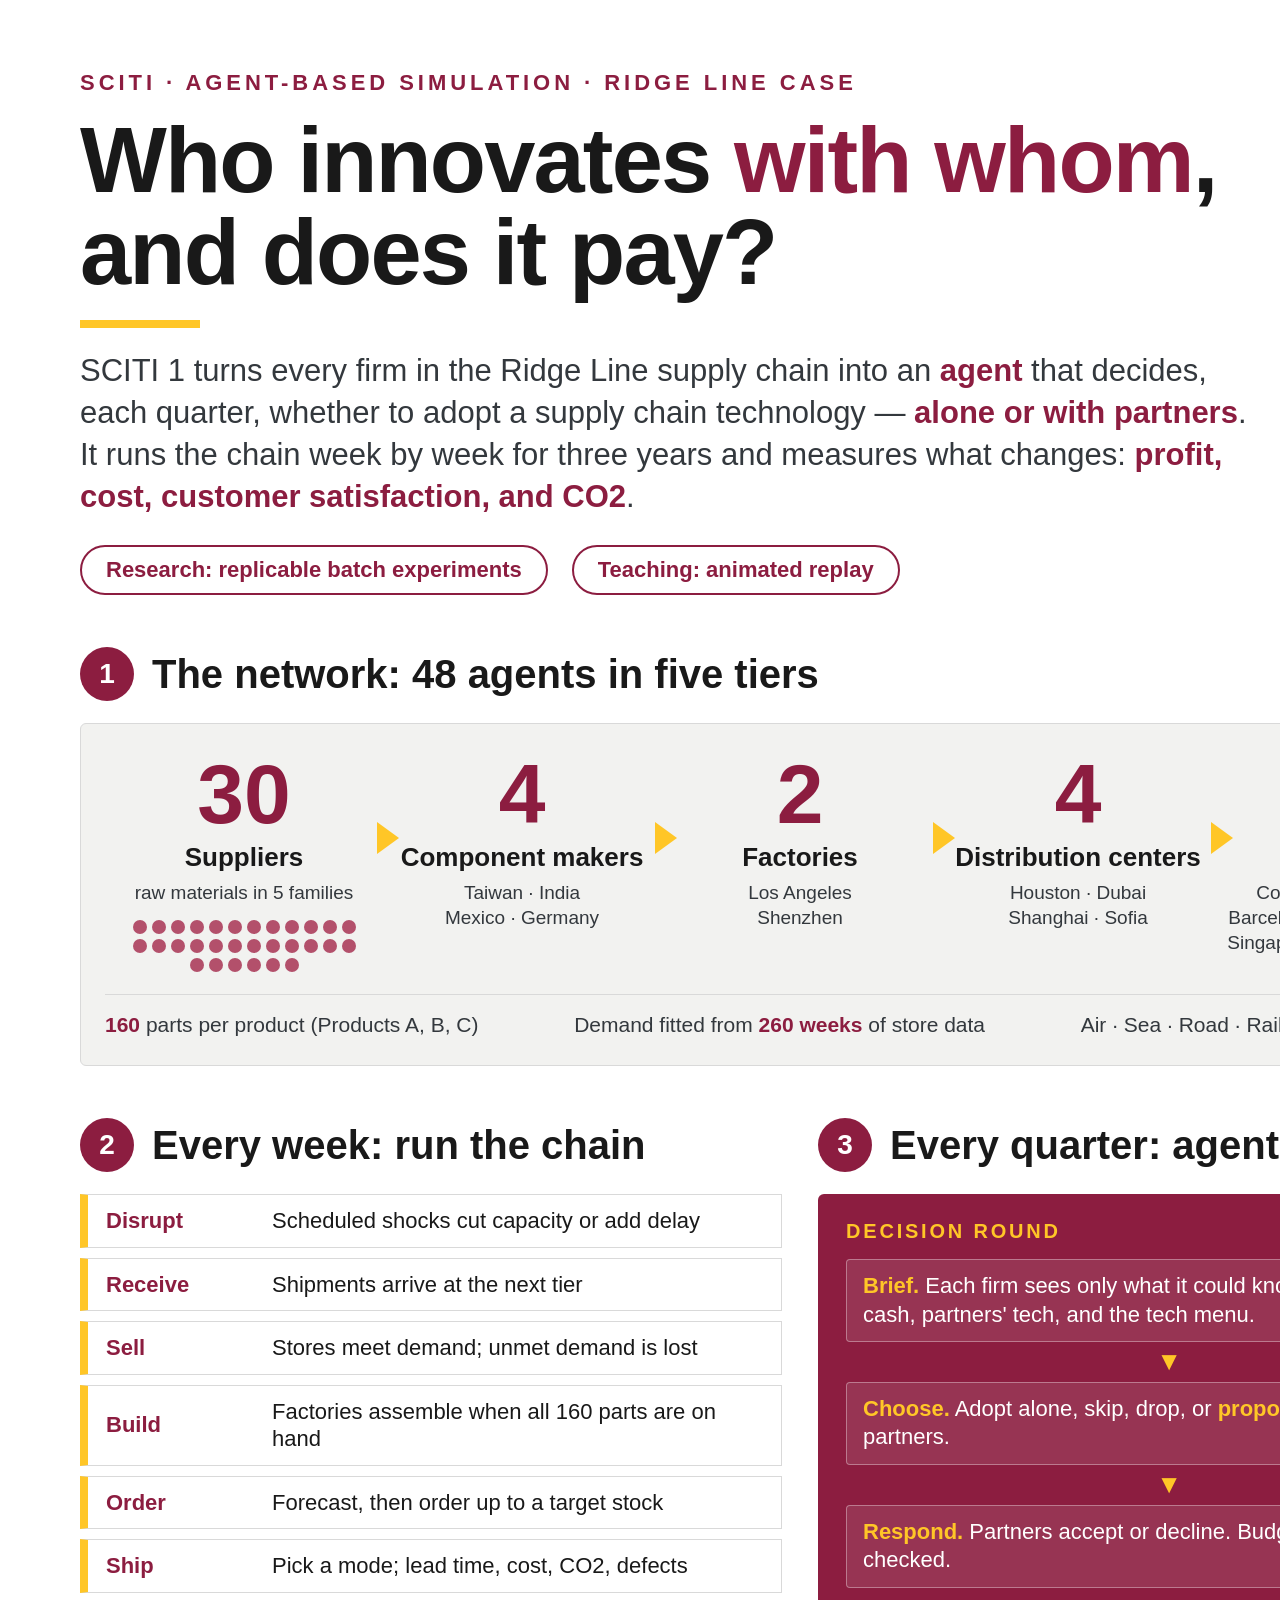
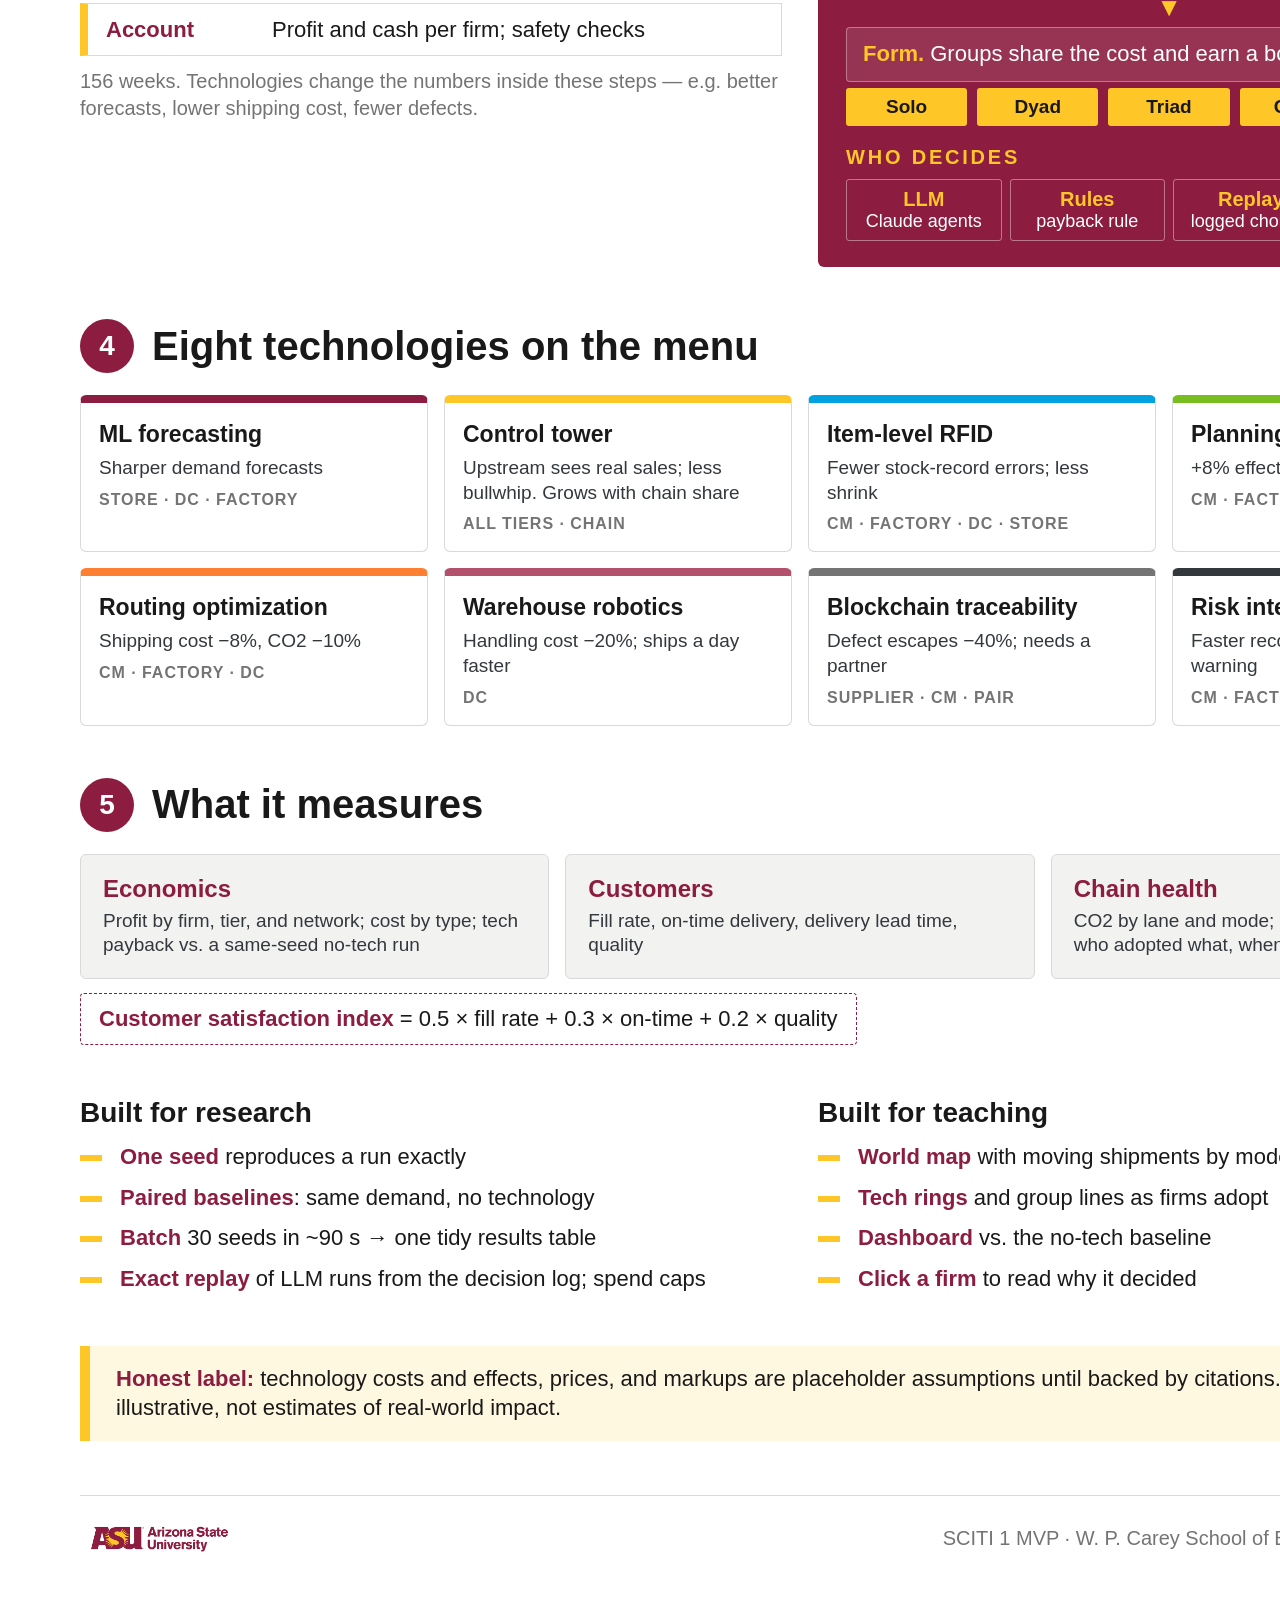
<file: docs/sciti2/infographic/infographic.html>
<!doctype html>
<html><head><meta charset="utf-8"><title>SCITI 1 infographic</title>
<style>
:root{--m:#8C1D40;--ms:#b3506b;--g:#FFC627;--k:#191919;--ink:#33383d;--gray:#747474;--lt:#E8E8E8;--rule:#d9d9d9;--panel:#f2f2f0;
--green:#78BE20;--orange:#FF7F32;--blue:#00A3E0;}
*{box-sizing:border-box;margin:0;padding:0}
body{width:1600px;height:3200px;font-family:Arial,"Helvetica Neue",Helvetica,sans-serif;color:var(--k);background:#fff;position:relative;overflow:hidden}
.pad{padding:70px 80px 0}
.pitch{position:absolute;right:-30px;top:40px;height:430px;opacity:.95}
.eyebrow{font-size:22px;font-weight:700;letter-spacing:.18em;text-transform:uppercase;color:var(--m)}
h1{font-size:92px;line-height:1;letter-spacing:-.02em;margin:18px 0 12px}
h1 em{font-style:normal;color:var(--m)}
.bar{width:120px;height:8px;background:var(--g);margin:22px 0}
.lede{font-size:31px;line-height:1.35;max-width:1180px;color:var(--ink)}
.lede b{color:var(--m)}
.uses{display:flex;gap:24px;margin-top:28px}
.chip{border:2px solid var(--m);border-radius:40px;padding:10px 24px;font-size:22px;font-weight:700;color:var(--m)}
h2{display:flex;align-items:center;gap:18px;font-size:40px;margin:0 0 22px}
h2 .n{width:54px;height:54px;border-radius:50%;background:var(--m);color:#fff;font-size:28px;display:flex;align-items:center;justify-content:center;flex:none}
section{margin-top:52px}
.net{background:var(--panel);border:1px solid var(--rule);border-radius:6px;padding:28px 24px}
.tiers{display:grid;grid-template-columns:repeat(5,1fr);gap:0;align-items:stretch}
.tier{text-align:center;position:relative;padding:0 10px}
.tier:not(:last-child)::after{content:"";position:absolute;right:-16px;top:70px;border-left:22px solid var(--g);border-top:16px solid transparent;border-bottom:16px solid transparent}
.big{font-size:84px;font-weight:700;color:var(--m);line-height:1}
.tn{font-size:26px;font-weight:700;margin-top:6px}
.tc{font-size:19px;color:var(--ink);margin-top:8px;line-height:1.3}
.dots{display:flex;flex-wrap:wrap;justify-content:center;gap:5px;margin:14px auto 0;max-width:230px}
.dots i{width:14px;height:14px;border-radius:50%;background:var(--ms);display:block}
.flowrow{display:flex;justify-content:space-between;margin-top:22px;font-size:21px;color:var(--ink);border-top:1px solid var(--rule);padding-top:18px}
.flowrow b{color:var(--m)}
.two{display:grid;grid-template-columns:1fr 1fr;gap:36px}
.loop{display:grid;grid-template-columns:1fr;gap:10px}
.step{display:flex;align-items:center;gap:16px;background:#fff;border:1px solid var(--rule);border-left:8px solid var(--g);padding:12px 18px;font-size:22px;line-height:1.25}
.step b{color:var(--m);min-width:150px}
.cap{font-size:20px;color:var(--gray);margin-top:12px;line-height:1.35}
.dec{background:var(--m);color:#fff;border-radius:6px;padding:26px 28px}
.dec .lab{color:var(--g);font-size:20px;font-weight:700;letter-spacing:.14em;text-transform:uppercase}
.dflow{display:flex;flex-direction:column;gap:12px;margin-top:16px}
.dbox{background:rgba(255,255,255,.1);border:1px solid rgba(255,255,255,.35);border-radius:4px;padding:12px 16px;font-size:22px;line-height:1.3}
.dbox b{color:var(--g)}
.arrow{text-align:center;color:var(--g);font-size:26px;line-height:.6}
.coal{display:flex;gap:10px;margin-top:6px}
.coal span{flex:1;text-align:center;background:var(--g);color:var(--k);font-weight:700;border-radius:3px;padding:8px 0;font-size:19px}
.policies{display:grid;grid-template-columns:repeat(4,1fr);gap:8px;margin-top:10px}
.policies div{border:1px solid rgba(255,255,255,.4);border-radius:3px;padding:8px;text-align:center;font-size:18px}
.policies div b{display:block;color:var(--g);font-size:20px}
.techs{display:grid;grid-template-columns:repeat(4,1fr);gap:16px}
.tech{border:1px solid var(--rule);border-radius:6px;padding:18px;background:#fff;border-top:8px solid var(--c)}
.tech h3{font-size:23px;margin-bottom:8px}
.tech p{font-size:19px;color:var(--ink);line-height:1.3}
.tech .who{font-size:16px;color:var(--gray);margin-top:10px;text-transform:uppercase;letter-spacing:.06em;font-weight:700}
.out{display:grid;grid-template-columns:repeat(3,1fr);gap:16px}
.o{background:var(--panel);border:1px solid var(--rule);border-radius:6px;padding:20px 22px}
.o h3{font-size:24px;color:var(--m);margin-bottom:6px}
.o p{font-size:19px;line-height:1.3;color:var(--ink)}
.formula{margin-top:14px;font-size:22px;background:#fff;border:1px dashed var(--m);padding:12px 18px;border-radius:4px;display:inline-block}
.formula b{color:var(--m)}
.rt{display:grid;grid-template-columns:1fr 1fr;gap:36px}
.rt ul{list-style:none}
.rt li{position:relative;padding-left:40px;font-size:22px;line-height:1.3;margin-bottom:12px}
.rt li::before{content:"";position:absolute;left:0;top:.55em;width:22px;height:6px;background:var(--g)}
.rt li b{color:var(--m)}
.rt h3{font-size:28px;margin-bottom:14px}
.warn{margin-top:40px;background:#fff8e1;border-left:10px solid var(--g);padding:18px 26px;font-size:22px;line-height:1.35}
.warn b{color:var(--m)}
footer{position:absolute;left:80px;right:80px;bottom:40px;display:flex;justify-content:space-between;align-items:center;border-top:1px solid var(--rule);padding-top:20px;font-size:20px;color:var(--gray)}
footer img{height:44px}
</style></head>
<body>
<img class="pitch" src="pitchfork.png" alt="">
<div class="pad">
  <div class="eyebrow">SCITI · Agent-based simulation · Ridge Line case</div>
  <h1>Who innovates <em>with whom</em>,<br>and does it pay?</h1>
  <div class="bar"></div>
  <p class="lede">SCITI 1 turns every firm in the Ridge Line supply chain into an <b>agent</b> that decides, each quarter, whether to adopt a supply chain technology &mdash; <b>alone or with partners</b>. It runs the chain week by week for three years and measures what changes: <b>profit, cost, customer satisfaction, and CO2</b>.</p>
  <div class="uses"><span class="chip">Research: replicable batch experiments</span><span class="chip">Teaching: animated replay</span></div>

  <section>
    <h2><span class="n">1</span>The network: 48 agents in five tiers</h2>
    <div class="net">
      <div class="tiers">
        <div class="tier"><div class="big">30</div><div class="tn">Suppliers</div><div class="tc">raw materials in 5 families</div><div class="dots">
          <i></i><i></i><i></i><i></i><i></i><i></i><i></i><i></i><i></i><i></i><i></i><i></i><i></i><i></i><i></i><i></i><i></i><i></i><i></i><i></i><i></i><i></i><i></i><i></i><i></i><i></i><i></i><i></i><i></i><i></i></div></div>
        <div class="tier"><div class="big">4</div><div class="tn">Component makers</div><div class="tc">Taiwan · India<br>Mexico · Germany</div></div>
        <div class="tier"><div class="big">2</div><div class="tn">Factories</div><div class="tc">Los Angeles<br>Shenzhen</div></div>
        <div class="tier"><div class="big">4</div><div class="tn">Distribution centers</div><div class="tc">Houston · Dubai<br>Shanghai · Sofia</div></div>
        <div class="tier"><div class="big">8</div><div class="tn">Stores</div><div class="tc">Columbus · São Paulo · Barcelona · Nairobi · Mumbai · Singapore · Tokyo · Melbourne</div></div>
      </div>
      <div class="flowrow"><span><b>160</b> parts per product (Products A, B, C)</span><span>Demand fitted from <b>260 weeks</b> of store data</span><span>Air · Sea · Road · Rail lanes with cost &amp; CO2</span></div>
    </div>
  </section>

  <section class="two">
    <div>
      <h2><span class="n">2</span>Every week: run the chain</h2>
      <div class="loop">
        <div class="step"><b>Disrupt</b>Scheduled shocks cut capacity or add delay</div>
        <div class="step"><b>Receive</b>Shipments arrive at the next tier</div>
        <div class="step"><b>Sell</b>Stores meet demand; unmet demand is lost</div>
        <div class="step"><b>Build</b>Factories assemble when all 160 parts are on hand</div>
        <div class="step"><b>Order</b>Forecast, then order up to a target stock</div>
        <div class="step"><b>Ship</b>Pick a mode; lead time, cost, CO2, defects</div>
        <div class="step"><b>Account</b>Profit and cash per firm; safety checks</div>
      </div>
      <p class="cap">156 weeks. Technologies change the numbers inside these steps &mdash; e.g. better forecasts, lower shipping cost, fewer defects.</p>
    </div>
    <div>
      <h2><span class="n">3</span>Every quarter: agents decide</h2>
      <div class="dec">
        <div class="lab">Decision round</div>
        <div class="dflow">
          <div class="dbox"><b>Brief.</b> Each firm sees only what it could know: its own results, cash, partners' tech, and the tech menu.</div>
          <div class="arrow">&#9660;</div>
          <div class="dbox"><b>Choose.</b> Adopt alone, skip, drop, or <b>propose a group</b> to partners.</div>
          <div class="arrow">&#9660;</div>
          <div class="dbox"><b>Respond.</b> Partners accept or decline. Budgets are re-checked.</div>
          <div class="arrow">&#9660;</div>
          <div class="dbox"><b>Form.</b> Groups share the cost and earn a bonus effect.</div>
        </div>
        <div class="coal"><span>Solo</span><span>Dyad</span><span>Triad</span><span>Chain</span><span>Network</span></div>
        <div class="lab" style="margin-top:20px">Who decides</div>
        <div class="policies">
          <div><b>LLM</b>Claude agents</div>
          <div><b>Rules</b>payback rule</div>
          <div><b>Replay</b>logged choices</div>
          <div><b>None</b>no-tech baseline</div>
        </div>
      </div>
    </div>
  </section>

  <section>
    <h2><span class="n">4</span>Eight technologies on the menu</h2>
    <div class="techs">
      <div class="tech" style="--c:#8C1D40"><h3>ML forecasting</h3><p>Sharper demand forecasts</p><div class="who">Store · DC · Factory</div></div>
      <div class="tech" style="--c:#FFC627"><h3>Control tower</h3><p>Upstream sees real sales; less bullwhip. Grows with chain share</p><div class="who">All tiers · chain</div></div>
      <div class="tech" style="--c:#00A3E0"><h3>Item-level RFID</h3><p>Fewer stock-record errors; less shrink</p><div class="who">CM · Factory · DC · Store</div></div>
      <div class="tech" style="--c:#78BE20"><h3>Planning (APS)</h3><p>+8% effective capacity</p><div class="who">CM · Factory</div></div>
      <div class="tech" style="--c:#FF7F32"><h3>Routing optimization</h3><p>Shipping cost &minus;8%, CO2 &minus;10%</p><div class="who">CM · Factory · DC</div></div>
      <div class="tech" style="--c:#b3506b"><h3>Warehouse robotics</h3><p>Handling cost &minus;20%; ships a day faster</p><div class="who">DC</div></div>
      <div class="tech" style="--c:#747474"><h3>Blockchain traceability</h3><p>Defect escapes &minus;40%; needs a partner</p><div class="who">Supplier · CM · pair</div></div>
      <div class="tech" style="--c:#33383d"><h3>Risk intelligence</h3><p>Faster recovery; 2-week early warning</p><div class="who">CM · Factory · DC</div></div>
    </div>
  </section>

  <section>
    <h2><span class="n">5</span>What it measures</h2>
    <div class="out">
      <div class="o"><h3>Economics</h3><p>Profit by firm, tier, and network; cost by type; tech payback vs. a same-seed no-tech run</p></div>
      <div class="o"><h3>Customers</h3><p>Fill rate, on-time delivery, delivery lead time, quality</p></div>
      <div class="o"><h3>Chain health</h3><p>CO2 by lane and mode; bullwhip ratio per tier; who adopted what, when, and with whom</p></div>
    </div>
    <div class="formula"><b>Customer satisfaction index</b> = 0.5 × fill rate + 0.3 × on-time + 0.2 × quality</div>
  </section>

  <section class="rt">
    <div><h3>Built for research</h3><ul>
      <li><b>One seed</b> reproduces a run exactly</li>
      <li><b>Paired baselines</b>: same demand, no technology</li>
      <li><b>Batch</b> 30 seeds in ~90 s &rarr; one tidy results table</li>
      <li><b>Exact replay</b> of LLM runs from the decision log; spend caps</li>
    </ul></div>
    <div><h3>Built for teaching</h3><ul>
      <li><b>World map</b> with moving shipments by mode</li>
      <li><b>Tech rings</b> and group lines as firms adopt</li>
      <li><b>Dashboard</b> vs. the no-tech baseline</li>
      <li><b>Click a firm</b> to read why it decided</li>
    </ul></div>
  </section>

  <div class="warn"><b>Honest label:</b> technology costs and effects, prices, and markups are placeholder assumptions until backed by citations. Results today are illustrative, not estimates of real-world impact.</div>
</div>
<footer><img src="asu-logo.png" alt="Arizona State University"><span>SCITI 1 MVP · W. P. Carey School of Business · September 2026</span></footer>
</body></html>
</file>
